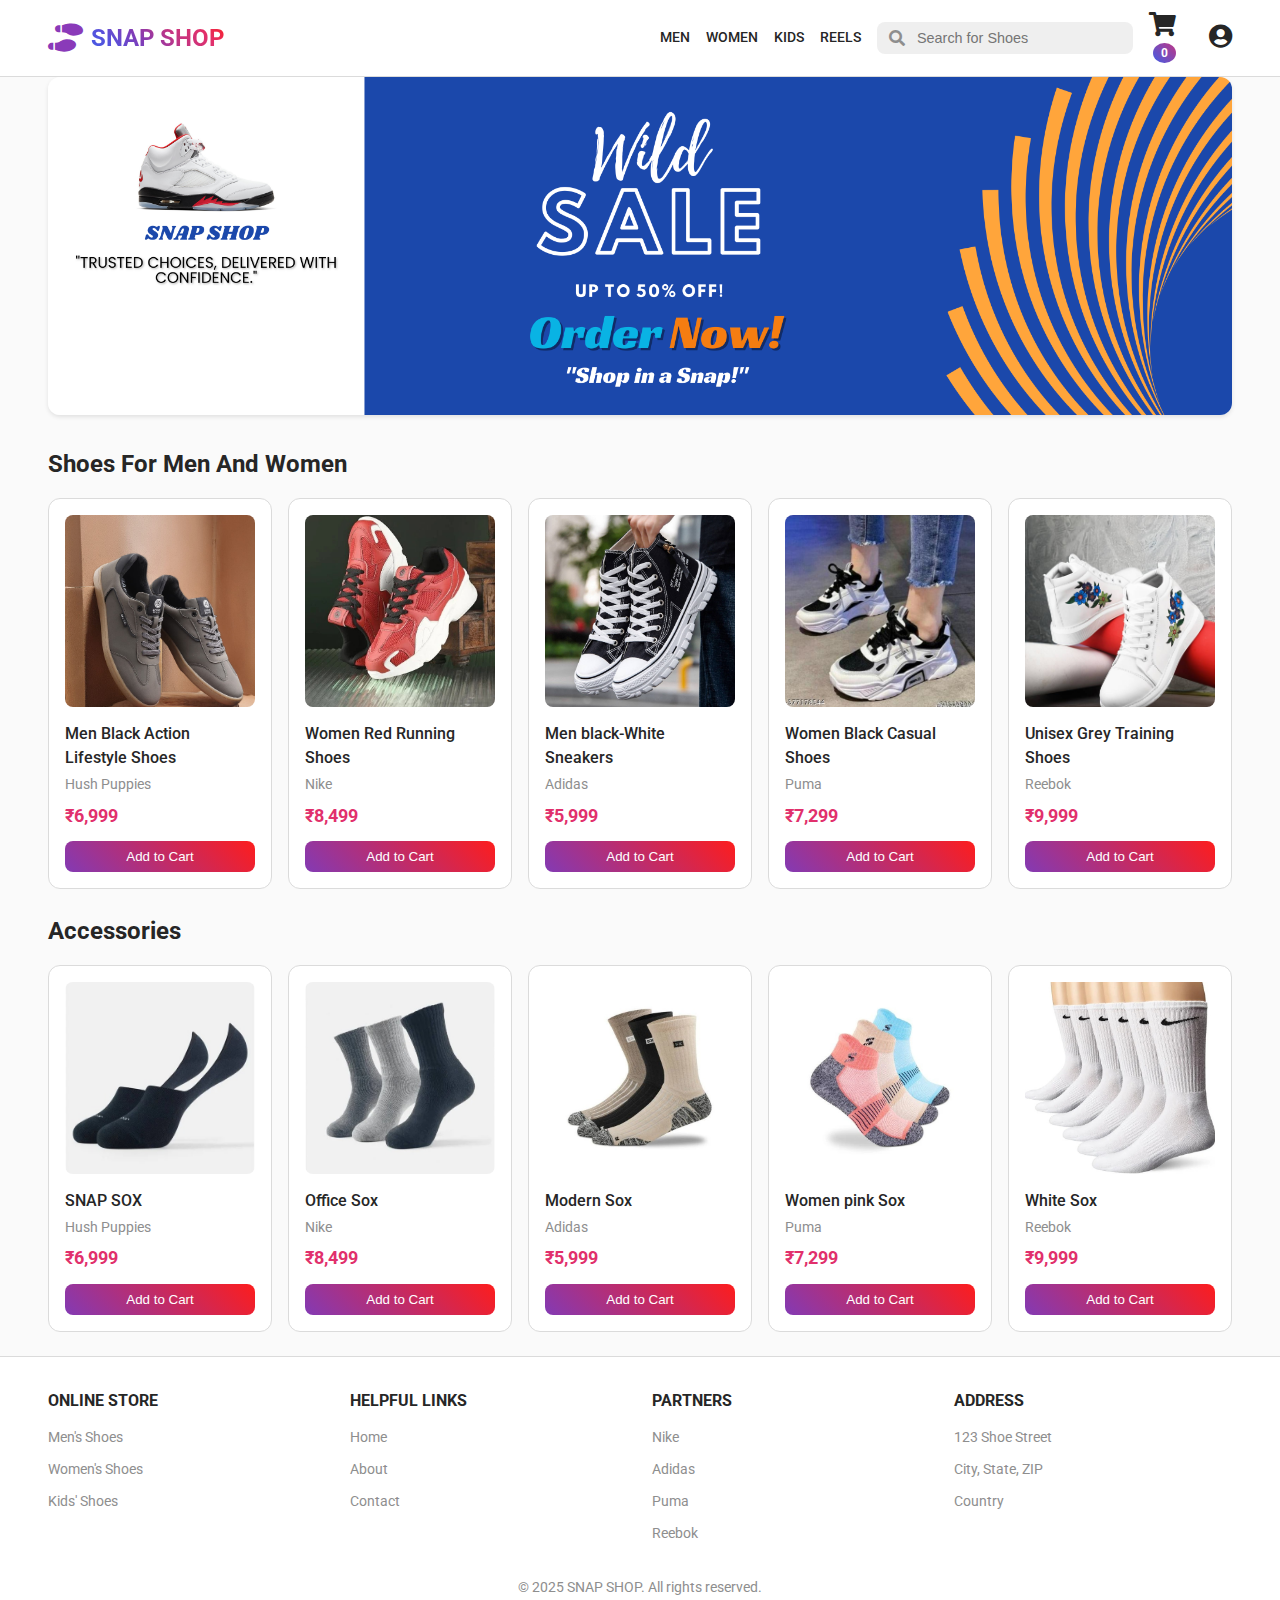
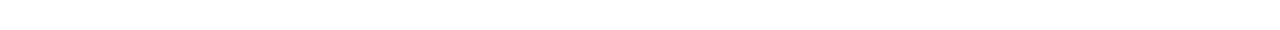
<file: index.html>
<!DOCTYPE html>
<html lang="en">
<head>
    <meta charset="UTF-8">
    <meta name="viewport" content="width=device-width, initial-scale=1.0">
    <title>SNAP SHOP</title>
    <link rel="stylesheet" href="https://cdnjs.cloudflare.com/ajax/libs/font-awesome/5.15.3/css/all.min.css">
    <link href="https://fonts.googleapis.com/css2?family=Roboto:wght@400;500;700&display=swap" rel="stylesheet">
    <style>
        /* General Styles */
        * {
            margin: 0;
            padding: 0;
            box-sizing: border-box;
        }

        body {
            font-family: 'Roboto', sans-serif;
            background-color: #fafafa;
            color: #262626;
            line-height: 1.5;
        }

        /* Container */
        .container {
            max-width: 1200px;
            margin: 0 auto;
            padding: 0 1rem;
        }

        /* Header */
        header {
            background-color: #ffffff;
            border-bottom: 1px solid #dbdbdb;
            padding: 0.75rem 0;
            position: sticky;
            top: 0;
            z-index: 1000;
        }

        header .container {
            display: flex;
            align-items: center;
            justify-content: space-between;
            flex-wrap: wrap;
        }

        .logo-link {
            text-decoration: none;
            color: inherit;
        }

        .logo {
            display: flex;
            align-items: center;
            transition: opacity 0.2s ease;
        }

        .logo:hover {
            opacity: 0.8;
        }

        .logo i {
            color: #8a3ab9;
            font-size: 1.75rem;
        }

        .logo h1 {
            font-size: 1.5rem;
            font-weight: 700;
            margin-left: 0.5rem;
            background: linear-gradient(45deg, #405de6, #5851db, #833ab4, #c13584, #e1306c, #fd1d1d);
            -webkit-background-clip: text;
            -webkit-text-fill-color: transparent;
        }

        .header-right {
            display: flex;
            align-items: center;
            gap: 1rem;
        }

        .header-right a {
            color: #262626;
            text-decoration: none;
            font-size: 0.9rem;
            font-weight: 500;
        }

        .header-right a:hover {
            color: #8a3ab9;
        }

        .search-container {
            position: relative;
            width: 100%;
            max-width: 16rem;
            background-color: #efefef;
            border-radius: 8px;
            display: flex;
            align-items: center;
        }

        .search-container input {
            border: none;
            background: transparent;
            padding: 0.5rem 1rem 0.5rem 2.5rem;
            width: 100%;
            font-size: 0.9rem;
            outline: none;
        }

        .search-container i {
            position: absolute;
            left: 0.75rem;
            top: 50%;
            transform: translateY(-50%);
            color: #8e8e8e;
        }

        .header-right .icon {
            color: #262626;
            font-size: 1.5rem;
            cursor: pointer;
        }

        .header-right .icon:hover {
            color: #8a3ab9;
        }

        #cart-count {
            background: linear-gradient(45deg, #405de6, #c13584);
            color: #ffffff;
            border-radius: 50%;
            padding: 0.2rem 0.5rem;
            font-size: 0.75rem;
            margin-left: 0.25rem;
            font-weight: bold;
        }

        /* Main Content */
        main {
            margin-top: 1rem;
            padding-bottom: 2rem;
        }

        section {
            margin-bottom: 1.5rem;
        }

        .banner {
            width: 100%;
            height: auto;
            border-radius: 12px;
            box-shadow: 0 2px 4px rgba(0, 0, 0, 0.1);
        }

        .section-title {
            font-size: 1.5rem;
            font-weight: 700;
            margin-bottom: 1rem;
            color: #262626;
            text-align: left;
        }

        .product-grid {
            display: grid;
            grid-template-columns: 1fr;
            gap: 1rem;
        }

        .product-card {
            background-color: #ffffff;
            border: 1px solid #dbdbdb;
            border-radius: 12px;
            padding: 1rem;
            text-align: left;
            transition: box-shadow 0.2s ease;
        }

        .product-card:hover {
            box-shadow: 0 4px 12px rgba(0, 0, 0, 0.1);
        }

        .product-card img {
            width: 100%;
            height: 12rem;
            object-fit: cover;
            border-radius: 8px;
        }

        .product-card h3 {
            font-size: 1rem;
            font-weight: 500;
            margin-top: 0.5rem;
            color: #262626;
        }

        .product-card .brand {
            color: #8e8e8e;
            font-size: 0.85rem;
            margin-top: 0.25rem;
        }

        .product-card .price {
            color: #e1306c;
            font-weight: 700;
            font-size: 1.1rem;
            margin-top: 0.5rem;
        }

        .product-card button {
            background: linear-gradient(45deg, #833ab4, #fd1d1d);
            color: #ffffff;
            border: none;
            padding: 0.5rem 1rem;
            border-radius: 8px;
            cursor: pointer;
            margin-top: 0.75rem;
            width: 100%;
            font-weight: 500;
            transition: opacity 0.2s ease;
        }

        .product-card button:hover {
            opacity: 0.9;
        }

        /* Footer */
        footer {
            background-color: #ffffff;
            border-top: 1px solid #dbdbdb;
            color: #262626;
            padding: 2rem 0;
        }

        .footer-container {
            display: grid;
            grid-template-columns: 1fr;
            gap: 1.5rem;
        }

        .footer-section h3 {
            font-size: 1rem;
            font-weight: 700;
            margin-bottom: 0.75rem;
            color: #262626;
        }

        .footer-section ul {
            list-style: none;
        }

        .footer-section li {
            margin-bottom: 0.5rem;
        }

        .footer-section a {
            color: #8e8e8e;
            text-decoration: none;
            font-size: 0.875rem;
        }

        .footer-section a:hover {
            color: #833ab4;
        }

        .footer-bottom {
            text-align: center;
            margin-top: 1.5rem;
            color: #8e8e8e;
            font-size: 0.875rem;
        }

        /* Responsive Design */
        @media (min-width: 320px) {
            .container {
                padding: 0 0.5rem;
            }
            .logo h1 {
                font-size: 1.25rem;
            }
            .search-container {
                max-width: 12rem;
            }
            .section-title {
                font-size: 1.25rem;
            }
        }

        @media (min-width: 640px) {
            .product-grid {
                grid-template-columns: repeat(2, 1fr);
            }
            .search-container {
                max-width: 16rem;
            }
        }

        @media (min-width: 768px) {
            .product-grid {
                grid-template-columns: repeat(3, 1fr);
            }
            .footer-container {
                grid-template-columns: repeat(2, 1fr);
            }
            .logo h1 {
                font-size: 1.5rem;
            }
            .section-title {
                font-size: 1.5rem;
            }
        }

        @media (min-width: 1024px) {
            .product-grid {
                grid-template-columns: repeat(4, 1fr);
            }
            .footer-container {
                grid-template-columns: repeat(4, 1fr);
            }
        }

        @media (min-width: 1200px) {
            .product-grid {
                grid-template-columns: repeat(5, 1fr);
            }
        }
    </style>
</head>
<body>
    <!-- Header -->
    <header>
        <div class="container">
            <a href="index.html" class="logo-link">
                <div class="logo">
                    <i class="fas fa-shoe-prints"></i>
                    <h1>SNAP SHOP</h1>
                </div>
            </a>
            <div class="header-right">
                <a href="mens-shoes.html">MEN</a>
                <a href="womens-shoes.html">WOMEN</a>
                <a href="kids-shoes.html">KIDS</a>
                <a href="reels.html">REELS</a>
                <div class="search-container">
                    <input type="text" placeholder="Search for Shoes">
                    <i class="fas fa-search"></i>
                </div>
                <div>
                    <a href="cart.html"><i class="fas fa-shopping-cart icon"></i></a>
                    <span id="cart-count">0</span>
                </div>
                <a href="login.html"><i class="fas fa-user-circle icon"></i></a>
            </div>
        </div>
    </header>

    <!-- Main Content -->
    <main class="container">
        <section>
            <img class="banner" src="images/banner.png" alt="Banner with shoe promotion">
        </section>
        <section>
            <h2 class="section-title">Shoes For Men And Women</h2>
            <div class="product-grid">
                <div class="product-card">
                    <img src="images/MG_5026_1080x.jpg" alt="Men Black Action Parkview Lifestyle Shoes">
                    <h3>Men Black Action Lifestyle Shoes</h3>
                    <p class="brand">Hush Puppies</p>
                    <p class="price">₹6,999</p>
                    <button class="add-to-cart">Add to Cart</button>
                </div>
                <div class="product-card">
                    <img src="images/shopping1.jpg" alt="Women Red Running Shoes">
                    <h3>Women Red Running Shoes</h3>
                    <p class="brand">Nike</p>
                    <p class="price">₹8,499</p>
                    <button class="add-to-cart">Add to Cart</button>
                </div>
                <div class="product-card">
                    <img src="images/Snap-sneaker.jpg" alt="Men White Sneakers">
                    <h3>Men black-White Sneakers</h3>
                    <p class="brand">Adidas</p>
                    <p class="price">₹5,999</p>
                    <button class="add-to-cart">Add to Cart</button>
                </div>
                <div class="product-card">
                    <img src="images/women.jpg" alt="Women Black Casual Shoes">
                    <h3>Women Black Casual Shoes</h3>
                    <p class="brand">Puma</p>
                    <p class="price">₹7,299</p>
                    <button class="add-to-cart">Add to Cart</button>
                </div>
                <div class="product-card">
                    <img src="images/Snapster.jpg" alt="Unisex Grey Training Shoes">
                    <h3>Unisex Grey Training Shoes</h3>
                    <p class="brand">Reebok</p>
                    <p class="price">₹9,999</p>
                    <button class="add-to-cart">Add to Cart</button>
                </div>
            </div>
        </section>
    </main>
    <main class="container">
        <section>
            <h2 class="section-title">Accessories</h2>
            <div class="product-grid">
                <div class="product-card">
                    <img src="images/sox0.jpg" alt="Snap Sox">
                    <h3>SNAP SOX</h3>
                    <p class="brand">Hush Puppies</p>
                    <p class="price">₹6,999</p>
                    <button class="add-to-cart">Add to Cart</button>
                </div>
                <div class="product-card">
                    <img src="images/Sox1.jpg" alt="man sox">
                    <h3>Office Sox</h3>
                    <p class="brand">Nike</p>
                    <p class="price">₹8,499</p>
                    <button class="add-to-cart">Add to Cart</button>
                </div>
                <div class="product-card">
                    <img src="images/Sox2.jpg" alt="Men White Sneakers">
                    <h3>Modern Sox</h3>
                    <p class="brand">Adidas</p>
                    <p class="price">₹5,999</p>
                    <button class="add-to-cart">Add to Cart</button>
                </div>
                <div class="product-card">
                    <img src="images/Sox3.jpg" alt="Women Black Casual Shoes">
                    <h3>Women pink Sox</h3>
                    <p class="brand">Puma</p>
                    <p class="price">₹7,299</p>
                    <button class="add-to-cart">Add to Cart</button>
                </div>
                <div class="product-card">
                    <img src="images/Sox4.jpg" alt="Unisex Grey Training Shoes">
                    <h3>White Sox</h3>
                    <p class="brand">Reebok</p>
                    <p class="price">₹9,999</p>
                    <button class="add-to-cart">Add to Cart</button>
                </div>
            </div>
        </section>
    </main>

    <!-- Footer -->
    <footer>
        <div class="footer-container container">
            <div class="footer-section">
                <h3>ONLINE STORE</h3>
                <ul>
                    <li><a href="mens-shoes.html">Men's Shoes</a></li>
                    <li><a href="womens-shoes.html">Women's Shoes</a></li>
                    <li><a href="kids-shoes.html">Kids' Shoes</a></li>
                </ul>
            </div>
            <div class="footer-section">
                <h3>HELPFUL LINKS</h3>
                <ul>
                    <li><a href="index.html">Home</a></li>
                    <li><a href="about.html">About</a></li>
                    <li><a href="#">Contact</a></li>
                </ul>
            </div>
            <div class="footer-section">
                <h3>PARTNERS</h3>
                <ul>
                    <li><a href="#">Nike</a></li>
                    <li><a href="#">Adidas</a></li>
                    <li><a href="#">Puma</a></li>
                    <li><a href="#">Reebok</a></li>
                </ul>
            </div>
            <div class="footer-section">
                <h3>ADDRESS</h3>
                <ul>
                    <li><a href="#">123 Shoe Street</a></li>
                    <li><a href="#">City, State, ZIP</a></li>
                    <li><a href="#">Country</a></li>
                </ul>
            </div>
        </div>
        <div class="footer-bottom">
            <p>© 2025 SNAP SHOP. All rights reserved.</p>
        </div>
    </footer>
    <script src="script.js"></script>
</body>
</html>
</file>
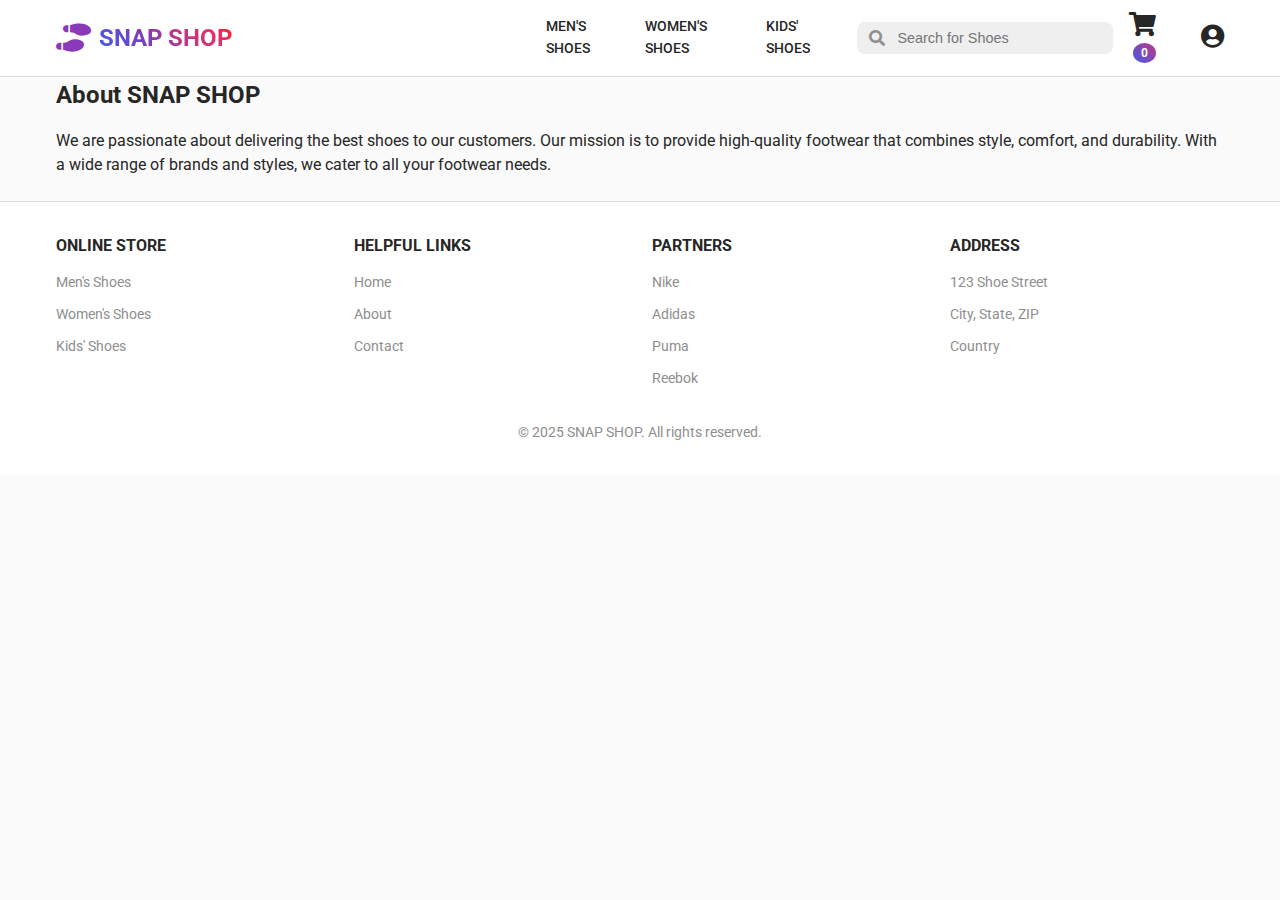
<file: about.html>
<!DOCTYPE html>
<html lang="en">
<head>
    <meta charset="UTF-8">
    <meta name="viewport" content="width=device-width, initial-scale=1.0">
    <title>About - SNAP SHOP</title>
    <link rel="stylesheet" href="style.css">
    <link rel="stylesheet" href="https://cdnjs.cloudflare.com/ajax/libs/font-awesome/5.15.3/css/all.min.css">
    <link href="https://fonts.googleapis.com/css2?family=Roboto:wght@400;500;700&display=swap" rel="stylesheet">
</head>
<body>
    <!-- Header -->
    <header>
        <div class="container">
            <div class="logo">
                <i class="fas fa-shoe-prints"></i>
                <h1>SNAP SHOP</h1>
            </div>
            <div class="header-right">
                <a href="mens-shoes.html">MEN'S SHOES</a>
                <a href="womens-shoes.html">WOMEN'S SHOES</a>
                <a href="kids-shoes.html">KIDS' SHOES</a>
                <div class="search-container">
                    <input type="text" placeholder="Search for Shoes">
                    <i class="fas fa-search"></i>
                </div>
                <div>
                    <a href="cart.html"><i class="fas fa-shopping-cart icon"></i></a>
                    <span id="cart-count">0</span>
                </div>
                <a href="login.html"><i class="fas fa-user-circle icon"></i></a>
            </div>
        </div>
    </header>

    <!-- Main Content -->
    <main class="container">
        <section class="about-container">
            <h2 class="section-title">About SNAP SHOP</h2>
            <p>We are passionate about delivering the best shoes to our customers. Our mission is to provide high-quality footwear that combines style, comfort, and durability. With a wide range of brands and styles, we cater to all your footwear needs.</p>
        </section>
    </main>

    <!-- Footer -->
    <footer>
        <div class="footer-container container">
            <div class="footer-section">
                <h3>ONLINE STORE</h3>
                <ul>
                    <li><a href="mens-shoes.html">Men's Shoes</a></li>
                    <li><a href="womens-shoes.html">Women's Shoes</a></li>
                    <li><a href="kids-shoes.html">Kids' Shoes</a></li>
                </ul>
            </div>
            <div class="footer-section">
                <h3>HELPFUL LINKS</h3>
                <ul>
                    <li><a href="index.html">Home</a></li>
                    <li><a href="about.html">About</a></li>
                    <li><a href="#">Contact</a></li>
                </ul>
            </div>
            <div class="footer-section">
                <h3>PARTNERS</h3>
                <ul>
                    <li><a href="#">Nike</a></li>
                    <li><a href="#">Adidas</a></li>
                    <li><a href="#">Puma</a></li>
                    <li><a href="#">Reebok</a></li>
                </ul>
            </div>
            <div class="footer-section">
                <h3>ADDRESS</h3>
                <ul>
                    <li><a href="#">123 Shoe Street</a></li>
                    <li><a href="#">City, State, ZIP</a></li>
                    <li><a href="#">Country</a></li>
                </ul>
            </div>
        </div>
        <div class="footer-bottom">
            <p>© 2025 SNAP SHOP. All rights reserved.</p>
        </div>
    </footer>
    <script src="script.js"></script>
</body>
</html>
</file>
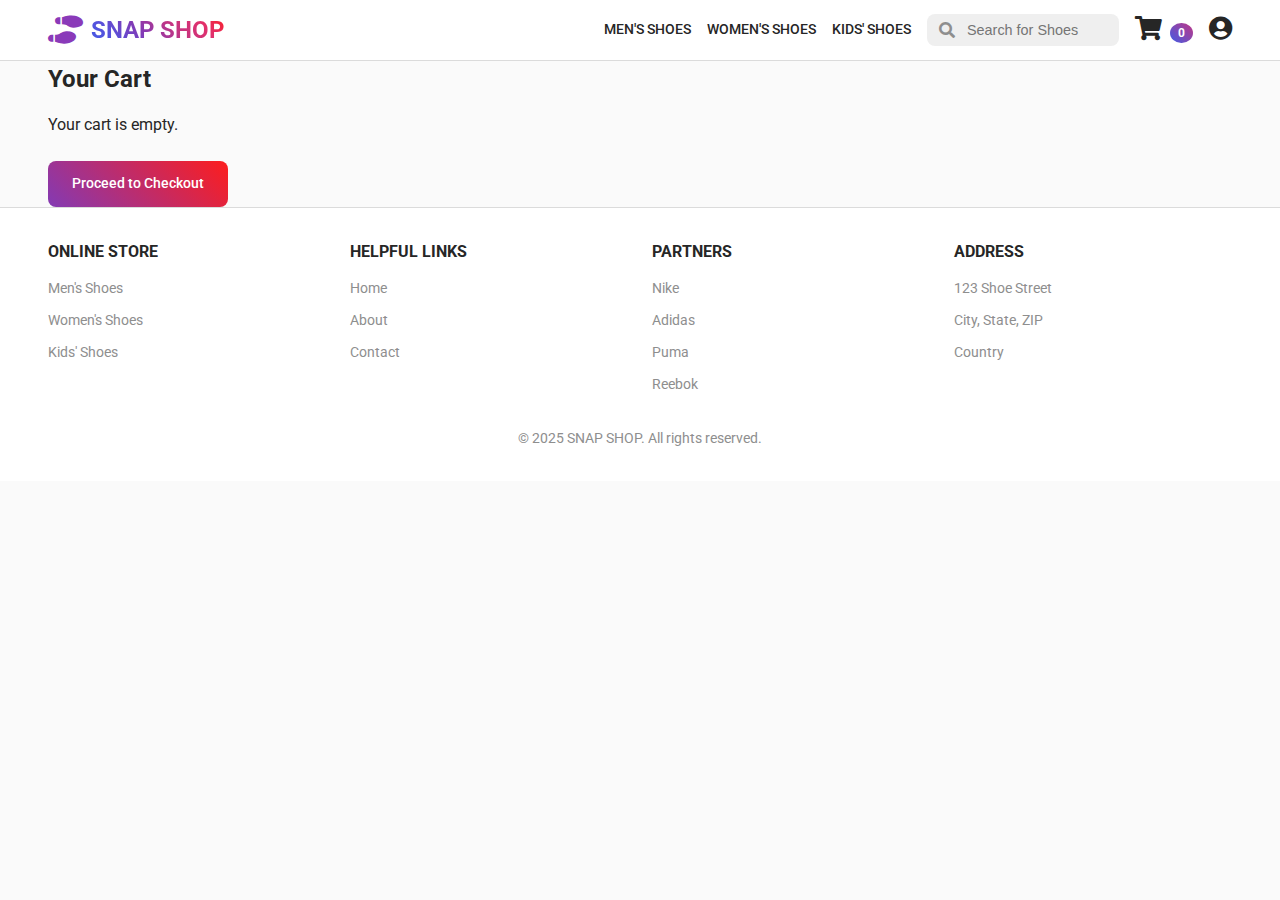
<file: cart.html>
<!DOCTYPE html>
<html lang="en">
<head>
    <meta charset="UTF-8">
    <meta name="viewport" content="width=device-width, initial-scale=1.0">
    <title>Cart - SNAP SHOP</title>
    <link rel="stylesheet" href="https://cdnjs.cloudflare.com/ajax/libs/font-awesome/5.15.3/css/all.min.css">
    <link href="https://fonts.googleapis.com/css2?family=Roboto:wght@400;500;700&display=swap" rel="stylesheet">
    <style>
        /* General Styles */
        * {
            margin: 0;
            padding: 0;
            box-sizing: border-box;
        }

        body {
            font-family: 'Roboto', sans-serif;
            background-color: #fafafa;
            color: #262626;
            line-height: 1.5;
        }

        /* Container */
        .container {
            max-width: 1200px;
            margin: 0 auto;
            padding: 0 1rem;
        }

        /* Header */
        header {
            background-color: #ffffff;
            border-bottom: 1px solid #dbdbdb;
            padding: 0.75rem 0;
            position: sticky;
            top: 0;
            z-index: 1000;
        }

        header .container {
            display: flex;
            align-items: center;
            justify-content: space-between;
            flex-wrap: wrap;
        }

        .logo {
            display: flex;
            align-items: center;
            text-decoration: none;
            color: inherit;
            transition: opacity 0.2s ease;
        }

        .logo:hover {
            opacity: 0.8;
        }

        .logo i {
            color: #8a3ab9;
            font-size: 1.75rem;
        }

        .logo h1 {
            font-size: 1.5rem;
            font-weight: 700;
            margin-left: 0.5rem;
            background: linear-gradient(45deg, #405de6, #5851db, #833ab4, #c13584, #e1306c, #fd1d1d);
            -webkit-background-clip: text;
            -webkit-text-fill-color: transparent;
        }

        .header-right {
            display: flex;
            align-items: center;
            gap: 1rem;
        }

        .header-right a {
            color: #262626;
            text-decoration: none;
            font-size: 0.9rem;
            font-weight: 500;
        }

        .header-right a:hover {
            color: #8a3ab9;
        }

        .search-container {
            position: relative;
            width: 100%;
            max-width: 16rem;
            background-color: #efefef;
            border-radius: 8px;
            display: flex;
            align-items: center;
        }

        .search-container input {
            border: none;
            background: transparent;
            padding: 0.5rem 1rem 0.5rem 2.5rem;
            width: 100%;
            font-size: 0.9rem;
            outline: none;
        }

        .search-container i {
            position: absolute;
            left: 0.75rem;
            top: 50%;
            transform: translateY(-50%);
            color: #8e8e8e;
        }

        .header-right .icon {
            color: #262626;
            font-size: 1.5rem;
            cursor: pointer;
        }

        .header-right .icon:hover {
            color: #8a3ab9;
        }

        #cart-count {
            background: linear-gradient(45deg, #405de6, #c13584);
            color: #ffffff;
            border-radius: 50%;
            padding: 0.2rem 0.5rem;
            font-size: 0.75rem;
            margin-left: 0.25rem;
            font-weight: bold;
        }

        /* Main Content */
        main {
            margin-top: 1rem;
            padding-bottom: 2rem;
        }

        .section-title {
            font-size: 1.5rem;
            font-weight: 700;
            margin-bottom: 1rem;
            color: #262626;
            text-align: left;
        }

        /* Cart Items */
        #cart-items {
            display: flex;
            flex-direction: column;
            gap: 1rem;
            margin-bottom: 1.5rem;
        }

        /* Assuming script.js adds elements with these classes */
        .cart-item {
            display: flex;
            background-color: #ffffff;
            border: 1px solid #dbdbdb;
            border-radius: 12px;
            padding: 1rem;
            align-items: center;
            gap: 1rem;
            transition: box-shadow 0.2s ease;
        }

        .cart-item:hover {
            box-shadow: 0 4px 12px rgba(0, 0, 0, 0.1);
        }

        .cart-item img {
            width: 100px;
            height: 100px;
            object-fit: cover;
            border-radius: 8px;
        }

        .cart-item-details {
            flex: 1;
        }

        .cart-item-details h3 {
            font-size: 1rem;
            font-weight: 500;
            color: #262626;
        }

        .cart-item-details .brand {
            color: #8e8e8e;
            font-size: 0.85rem;
            margin-top: 0.25rem;
        }

        .cart-item-details .price {
            color: #e1306c;
            font-weight: 700;
            font-size: 1.1rem;
            margin-top: 0.5rem;
        }

        .cart-item-quantity {
            display: flex;
            align-items: center;
            gap: 0.5rem;
        }

        .cart-item-quantity button {
            background-color: #efefef;
            border: 1px solid #dbdbdb;
            border-radius: 5px;
            padding: 0.25rem 0.5rem;
            cursor: pointer;
            font-size: 0.9rem;
            color: #262626;
            transition: background-color 0.2s ease;
        }

        .cart-item-quantity button:hover {
            background-color: #e0e0e0;
        }

        .cart-item-quantity input {
            width: 50px;
            text-align: center;
            border: 1px solid #dbdbdb;
            border-radius: 5px;
            padding: 0.25rem;
            font-size: 0.9rem;
            color: #262626;
        }

        .cart-item-remove {
            background: none;
            border: none;
            color: #e1306c;
            font-size: 1.2rem;
            cursor: pointer;
            transition: color 0.2s ease;
        }

        .cart-item-remove:hover {
            color: #c13584;
        }

        /* Empty Cart State */
        #cart-items:empty::before {
            content: 'Your cart is empty.';
            display: block;
            text-align: center;
            color: #8e8e8e;
            font-size: 1rem;
            padding: 2rem;
        }

        /* Checkout Button */
        .btn {
            display: inline-block;
            background: linear-gradient(45deg, #833ab4, #fd1d1d);
            color: #ffffff;
            border: none;
            padding: 0.75rem 1.5rem;
            border-radius: 8px;
            font-size: 0.9rem;
            font-weight: 500;
            text-decoration: none;
            text-align: center;
            transition: opacity 0.2s ease;
        }

        .btn:hover {
            opacity: 0.9;
        }

        /* Footer */
        footer {
            background-color: #ffffff;
            border-top: 1px solid #dbdbdb;
            color: #262626;
            padding: 2rem 0;
        }

        .footer-container {
            display: grid;
            grid-template-columns: 1fr;
            gap: 1.5rem;
        }

        .footer-section h3 {
            font-size: 1rem;
            font-weight: 700;
            margin-bottom: 0.75rem;
            color: #262626;
        }

        .footer-section ul {
            list-style: none;
        }

        .footer-section li {
            margin-bottom: 0.5rem;
        }

        .footer-section a {
            color: #8e8e8e;
            text-decoration: none;
            font-size: 0.875rem;
        }

        .footer-section a:hover {
            color: #833ab4;
        }

        .footer-bottom {
            text-align: center;
            margin-top: 1.5rem;
            color: #8e8e8e;
            font-size: 0.875rem;
        }

        /* Responsive Design */
        @media (min-width: 320px) {
            .container {
                padding: 0 0.5rem;
            }
            .logo h1 {
                font-size: 1.25rem;
            }
            .search-container {
                max-width: 12rem;
            }
            .section-title {
                font-size: 1.25rem;
            }
            .cart-item {
                flex-direction: column;
                align-items: flex-start;
            }
            .cart-item img {
                width: 80px;
                height: 80px;
            }
        }

        @media (min-width: 640px) {
            .cart-item {
                flex-direction: row;
                align-items: center;
            }
            .cart-item img {
                width: 100px;
                height: 100px;
            }
        }

        @media (min-width: 768px) {
            .footer-container {
                grid-template-columns: repeat(2, 1fr);
            }
            .logo h1 {
                font-size: 1.5rem;
            }
            .section-title {
                font-size: 1.5rem;
            }
        }

        @media (min-width: 1024px) {
            .footer-container {
                grid-template-columns: repeat(4, 1fr);
            }
        }
    </style>
</head>
<body>
    <!-- Header -->
    <header>
        <div class="container">
            <div class="logo">
                <i class="fas fa-shoe-prints"></i>
                <h1>SNAP SHOP</h1>
            </div>
            <div class="header-right">
                <a href="mens-shoes.html">MEN'S SHOES</a>
                <a href="womens-shoes.html">WOMEN'S SHOES</a>
                <a href="kids-shoes.html">KIDS' SHOES</a>
                <div class="search-container">
                    <input type="text" placeholder="Search for Shoes">
                    <i class="fas fa-search"></i>
                </div>
                <div>
                    <a href="cart.html"><i class="fas fa-shopping-cart icon"></i></a>
                    <span id="cart-count">0</span>
                </div>
                <a href="login.html"><i class="fas fa-user-circle icon"></i></a>
            </div>
        </div>
    </header>

    <!-- Main Content -->
    <main class="container">
        <section>
            <h2 class="section-title">Your Cart</h2>
            <div id="cart-items"></div>
            <a href="checkout.html" class="btn">Proceed to Checkout</a>
        </section>
    </main>

    <!-- Footer -->
    <footer>
        <div class="footer-container container">
            <div class="footer-section">
                <h3>ONLINE STORE</h3>
                <ul>
                    <li><a href="mens-shoes.html">Men's Shoes</a></li>
                    <li><a href="womens-shoes.html">Women's Shoes</a></li>
                    <li><a href="kids-shoes.html">Kids' Shoes</a></li>
                </ul>
            </div>
            <div class="footer-section">
                <h3>HELPFUL LINKS</h3>
                <ul>
                    <li><a href="index.html">Home</a></li>
                    <li><a href="about.html">About</a></li>
                    <li><a href="#">Contact</a></li>
                </ul>
            </div>
            <div class="footer-section">
                <h3>PARTNERS</h3>
                <ul>
                    <li><a href="#">Nike</a></li>
                    <li><a href="#">Adidas</a></li>
                    <li><a href="#">Puma</a></li>
                    <li><a href="#">Reebok</a></li>
                </ul>
            </div>
            <div class="footer-section">
                <h3>ADDRESS</h3>
                <ul>
                    <li><a href="#">123 Shoe Street</a></li>
                    <li><a href="#">City, State, ZIP</a></li>
                    <li><a href="#">Country</a></li>
                </ul>
            </div>
        </div>
        <div class="footer-bottom">
            <p>© 2025 SNAP SHOP. All rights reserved.</p>
        </div>
    </footer>
    <script src="script.js"></script>
</body>
</html>
</file>
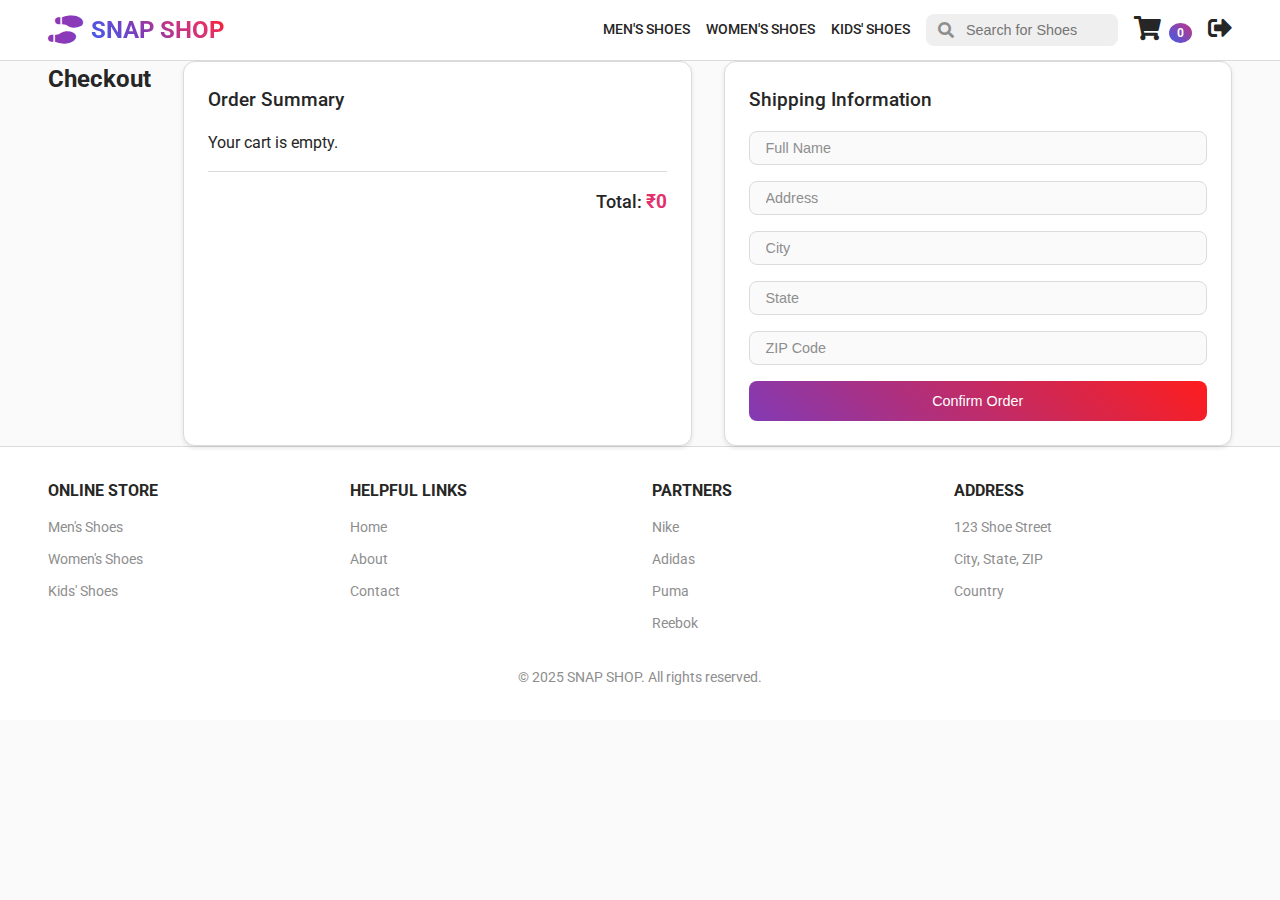
<file: checkout.html>
<!DOCTYPE html>
<html lang="en">
<head>
    <meta charset="UTF-8">
    <meta name="viewport" content="width=device-width, initial-scale=1.0">
    <title>Checkout - SNAP SHOP</title>
    <link rel="stylesheet" href="https://cdnjs.cloudflare.com/ajax/libs/font-awesome/5.15.3/css/all.min.css">
    <link href="https://fonts.googleapis.com/css2?family=Roboto:wght@400;500;700&display=swap" rel="stylesheet">
    <style>
        /* General Styles */
        * {
            margin: 0;
            padding: 0;
            box-sizing: border-box;
        }

        body {
            font-family: 'Roboto', sans-serif;
            background-color: #fafafa;
            color: #262626;
            line-height: 1.5;
        }

        /* Container */
        .container {
            max-width: 1200px;
            margin: 0 auto;
            padding: 0 1rem;
        }

        /* Header */
        header {
            background-color: #ffffff;
            border-bottom: 1px solid #dbdbdb;
            padding: 0.75rem 0;
            position: sticky;
            top: 0;
            z-index: 1000;
        }

        header .container {
            display: flex;
            align-items: center;
            justify-content: space-between;
            flex-wrap: wrap;
        }

        .logo-link {
            text-decoration: none;
            color: inherit;
        }

        .logo {
            display: flex;
            align-items: center;
            transition: opacity 0.2s ease;
        }

        .logo:hover {
            opacity: 0.8;
        }

        .logo i {
            color: #8a3ab9;
            font-size: 1.75rem;
        }

        .logo h1 {
            font-size: 1.5rem;
            font-weight: 700;
            margin-left: 0.5rem;
            background: linear-gradient(45deg, #405de6, #5851db, #833ab4, #c13584, #e1306c, #fd1d1d);
            -webkit-background-clip: text;
            -webkit-text-fill-color: transparent;
        }

        .header-right {
            display: flex;
            align-items: center;
            gap: 1rem;
        }

        .header-right a {
            color: #262626;
            text-decoration: none;
            font-size: 0.9rem;
            font-weight: 500;
        }

        .header-right a:hover {
            color: #8a3ab9;
        }

        .search-container {
            position: relative;
            width: 100%;
            max-width: 16rem;
            background-color: #efefef;
            border-radius: 8px;
            display: flex;
            align-items: center;
        }

        .search-container input {
            border: none;
            background: transparent;
            padding: 0.5rem 1rem 0.5rem 2.5rem;
            width: 100%;
            font-size: 0.9rem;
            outline: none;
        }

        .search-container i {
            position: absolute;
            left: 0.75rem;
            top: 50%;
            transform: translateY(-50%);
            color: #8e8e8e;
        }

        .header-right .icon {
            color: #262626;
            font-size: 1.5rem;
            cursor: pointer;
        }

        .header-right .icon:hover {
            color: #8a3ab9;
        }

        #cart-count {
            background: linear-gradient(45deg, #405de6, #c13584);
            color: #ffffff;
            border-radius: 50%;
            padding: 0.2rem 0.5rem;
            font-size: 0.75rem;
            margin-left: 0.25rem;
            font-weight: bold;
        }

        /* Main Content */
        main {
            margin-top: 1rem;
            padding-bottom: 2rem;
        }

        .section-title {
            font-size: 1.5rem;
            font-weight: 700;
            margin-bottom: 1rem;
            color: #262626;
            text-align: left;
        }

        /* Checkout Section */
        .checkout-section {
            display: flex;
            flex-wrap: wrap;
            gap: 2rem;
        }

        .checkout-details, .checkout-form {
            flex: 1;
            min-width: 300px;
            background-color: #ffffff;
            border: 1px solid #dbdbdb;
            border-radius: 12px;
            padding: 1.5rem;
            box-shadow: 0 2px 4px rgba(0, 0, 0, 0.1);
        }

        .checkout-details h3, .checkout-form h3 {
            font-size: 1.2rem;
            font-weight: 500;
            color: #262626;
            margin-bottom: 1rem;
        }

        /* Cart Items */
        #cart-items {
            display: flex;
            flex-direction: column;
            gap: 1rem;
            margin-bottom: 1rem;
        }

        .cart-item {
            display: flex;
            background-color: #ffffff;
            border: 1px solid #dbdbdb;
            border-radius: 8px;
            padding: 1rem;
            align-items: center;
            gap: 1rem;
            transition: box-shadow 0.2s ease;
        }

        .cart-item:hover {
            box-shadow: 0 4px 12px rgba(0, 0, 0, 0.1);
        }

        .cart-item img {
            width: 80px;
            height: 80px;
            object-fit: cover;
            border-radius: 8px;
        }

        .cart-item-details {
            flex: 1;
        }

        .cart-item-details h3 {
            font-size: 0.9rem;
            font-weight: 500;
            color: #262626;
        }

        .cart-item-details .brand {
            color: #8e8e8e;
            font-size: 0.8rem;
            margin-top: 0.25rem;
        }

        .cart-item-details .price {
            color: #e1306c;
            font-weight: 700;
            font-size: 1rem;
            margin-top: 0.5rem;
        }

        .cart-item-quantity {
            font-size: 0.9rem;
            color: #262626;
        }

        /* Cart Summary */
        .cart-summary {
            text-align: right;
            padding-top: 1rem;
            border-top: 1px solid #dbdbdb;
        }

        .cart-summary p {
            font-size: 1.1rem;
            font-weight: 500;
            color: #262626;
        }

        .cart-summary #cart-total {
            font-size: 1.2rem;
            font-weight: 700;
            color: #e1306c;
        }

        /* Empty Cart State */
        #cart-items:empty::before {
            content: 'No items in cart.';
            display: block;
            text-align: center;
            color: #8e8e8e;
            font-size: 1rem;
            padding: 1rem;
        }

        /* Checkout Form */
        .checkout-form form {
            display: flex;
            flex-direction: column;
            gap: 1rem;
        }

        .input-group {
            display: flex;
            flex-direction: column;
        }

        .input-group input {
            width: 100%;
            padding: 0.5rem 1rem;
            border: 1px solid #dbdbdb;
            border-radius: 8px;
            font-size: 0.9rem;
            color: #262626;
            background-color: #fafafa;
            outline: none;
            transition: border-color 0.2s ease;
        }

        .input-group input:focus {
            border-color: #833ab4;
        }

        .input-group input::placeholder {
            color: #8e8e8e;
        }

        .btn {
            background: linear-gradient(45deg, #833ab4, #fd1d1d);
            color: #ffffff;
            border: none;
            padding: 0.75rem 1.5rem;
            border-radius: 8px;
            font-size: 0.9rem;
            font-weight: 500;
            cursor: pointer;
            text-align: center;
            transition: opacity 0.2s ease;
        }

        .btn:hover {
            opacity: 0.9;
        }

        /* Footer */
        footer {
            background-color: #ffffff;
            border-top: 1px solid #dbdbdb;
            color: #262626;
            padding: 2rem 0;
        }

        .footer-container {
            display: grid;
            grid-template-columns: 1fr;
            gap: 1.5rem;
        }

        .footer-section h3 {
            font-size: 1rem;
            font-weight: 700;
            margin-bottom: 0.75rem;
            color: #262626;
        }

        .footer-section ul {
            list-style: none;
        }

        .footer-section li {
            margin-bottom: 0.5rem;
        }

        .footer-section a {
            color: #8e8e8e;
            text-decoration: none;
            font-size: 0.875rem;
        }

        .footer-section a:hover {
            color: #833ab4;
        }

        .footer-bottom {
            text-align: center;
            margin-top: 1.5rem;
            color: #8e8e8e;
            font-size: 0.875rem;
        }

        /* Success Modal */
        .modal {
            display: none;
            position: fixed;
            top: 0;
            left: 0;
            width: 100%;
            height: 100%;
            background-color: rgba(0, 0, 0, 0.5);
            z-index: 2000;
            justify-content: center;
            align-items: center;
        }

        .modal-content {
            background-color: #ffffff;
            border-radius: 12px;
            padding: 2rem;
            text-align: center;
            max-width: 400px;
            width: 90%;
            box-shadow: 0 4px 12px rgba(0, 0, 0, 0.2);
            animation: slideIn 0.3s ease-out;
        }

        .modal-content i {
            font-size: 3rem;
            color: #833ab4;
            margin-bottom: 1rem;
        }

        .modal-content h2 {
            font-size: 1.5rem;
            font-weight: 700;
            color: #262626;
            margin-bottom: 1rem;
        }

        .modal-content p {
            font-size: 1rem;
            color: #8e8e8e;
            margin-bottom: 1.5rem;
        }

        .modal-content .btn {
            background: linear-gradient(45deg, #833ab4, #fd1d1d);
            padding: 0.75rem 2rem;
        }

        @keyframes slideIn {
            from {
                transform: translateY(-50px);
                opacity: 0;
            }
            to {
                transform: translateY(0);
                opacity: 1;
            }
        }

        /* Responsive Design */
        @media (min-width: 320px) {
            .container {
                padding: 0 0.5rem;
            }
            .logo h1 {
                font-size: 1.25rem;
            }
            .search-container {
                max-width: 12rem;
            }
            .section-title {
                font-size: 1.25rem;
            }
            .checkout-section {
                flex-direction: column;
            }
            .cart-item {
                flex-direction: column;
                align-items: flex-start;
            }
            .cart-item img {
                width: 60px;
                height: 60px;
            }
        }

        @media (min-width: 640px) {
            .cart-item {
                flex-direction: row;
                align-items: center;
            }
            .cart-item img {
                width: 80px;
                height: 80px;
            }
        }

        @media (min-width: 768px) {
            .checkout-section {
                flex-direction: row;
            }
            .footer-container {
                grid-template-columns: repeat(2, 1fr);
            }
            .logo h1 {
                font-size: 1.5rem;
            }
            .section-title {
                font-size: 1.5rem;
            }
        }

        @media (min-width: 1024px) {
            .footer-container {
                grid-template-columns: repeat(4, 1fr);
            }
        }
    </style>
</head>
<body>
    <!-- Header -->
    <header>
        <div class="container">
            <a href="index.html" class="logo-link">
                <div class="logo">
                    <i class="fas fa-shoe-prints"></i>
                    <h1>SNAP SHOP</h1>
                </div>
            </a>
            <div class="header-right">
                <a href="mens-shoes.html">MEN'S SHOES</a>
                <a href="womens-shoes.html">WOMEN'S SHOES</a>
                <a href="kids-shoes.html">KIDS' SHOES</a>
                <div class="search-container">
                    <input type="text" placeholder="Search for Shoes">
                    <i class="fas fa-search"></i>
                </div>
                <div>
                    <a href="cart.html"><i class="fas fa-shopping-cart icon"></i></a>
                    <span id="cart-count">0</span>
                </div>
                <a href="#" onclick="logout()"><i class="fas fa-sign-out-alt icon"></i></a>
            </div>
        </div>
    </header>

    <!-- Main Content -->
    <main class="container">
        <section class="checkout-section">
            <h2 class="section-title">Checkout</h2>
            <div class="checkout-details">
                <h3>Order Summary</h3>
                <div id="cart-items">
                    <!-- Cart items will be dynamically added here -->
                </div>
                <div class="cart-summary">
                    <p>Total: <span id="cart-total">₹0</span></p>
                </div>
            </div>
            <div class="checkout-form">
                <h3>Shipping Information</h3>
                <form id="checkout-form">
                    <div class="input-group">
                        <input type="text" placeholder="Full Name" required>
                    </div>
                    <div class="input-group">
                        <input type="text" placeholder="Address" required>
                    </div>
                    <div class="input-group">
                        <input type="text" placeholder="City" required>
                    </div>
                    <div class="input-group">
                        <input type="text" placeholder="State" required>
                    </div>
                    <div class="input-group">
                        <input type="text" placeholder="ZIP Code" required>
                    </div>
                    <button type="submit" class="btn">Confirm Order</button>
                </form>
            </div>
        </section>
    </main>

    <!-- Footer -->
    <footer>
        <div class="footer-container container">
            <div class="footer-section">
                <h3>ONLINE STORE</h3>
                <ul>
                    <li><a href="mens-shoes.html">Men's Shoes</a></li>
                    <li><a href="womens-shoes.html">Women's Shoes</a></li>
                    <li><a href="kids-shoes.html">Kids' Shoes</a></li>
                </ul>
            </div>
            <div class="footer-section">
                <h3>HELPFUL LINKS</h3>
                <ul>
                    <li><a href="index.html">Home</a></li>
                    <li><a href="about.html">About</a></li>
                    <li><a href="#">Contact</a></li>
                </ul>
            </div>
            <div class="footer-section">
                <h3>PARTNERS</h3>
                <ul>
                    <li><a href="#">Nike</a></li>
                    <li><a href="#">Adidas</a></li>
                    <li><a href="#">Puma</a></li>
                    <li><a href="#">Reebok</a></li>
                </ul>
            </div>
            <div class="footer-section">
                <h3>ADDRESS</h3>
                <ul>
                    <li><a href="#">123 Shoe Street</a></li>
                    <li><a href="#">City, State, ZIP</a></li>
                    <li><a href="#">Country</a></li>
                </ul>
            </div>
        </div>
        <div class="footer-bottom">
            <p>© 2025 SNAP SHOP. All rights reserved.</p>
        </div>
    </footer>

    <!-- Success Modal (Added via JavaScript) -->
    <script src="script.js"></script>
    <script>
        // Add modal HTML dynamically to avoid altering original HTML
        document.body.insertAdjacentHTML('beforeend', `
            <div class="modal" id="success-modal">
                <div class="modal-content">
                    <i class="fas fa-check-circle"></i>
                    <h2>Order Confirmed!</h2>
                    <p>Your order has been successfully placed. Thank you for shopping with SNAP SHOP!</p>
                    <a href="index.html" class="btn">Back to Home</a>
                </div>
            </div>
        `);

        // Handle form submission
        document.getElementById('checkout-form').addEventListener('submit', function(event) {
            event.preventDefault(); // Prevent default form submission

            // Simulate order processing (no backend, so just show success)
            const modal = document.getElementById('success-modal');
            modal.style.display = 'flex';

            // Clear cart (assuming script.js uses localStorage)
            localStorage.removeItem('cart');

            // Update cart count (assuming script.js updates it similarly)
            document.getElementById('cart-count').textContent = '0';

            // Optionally hide main content for focus on modal
            document.querySelector('main').style.opacity = '0.3';
            document.querySelector('header').style.opacity = '0.3';
            document.querySelector('footer').style.opacity = '0.3';
        });
    </script>
</body>
</html>
</file>
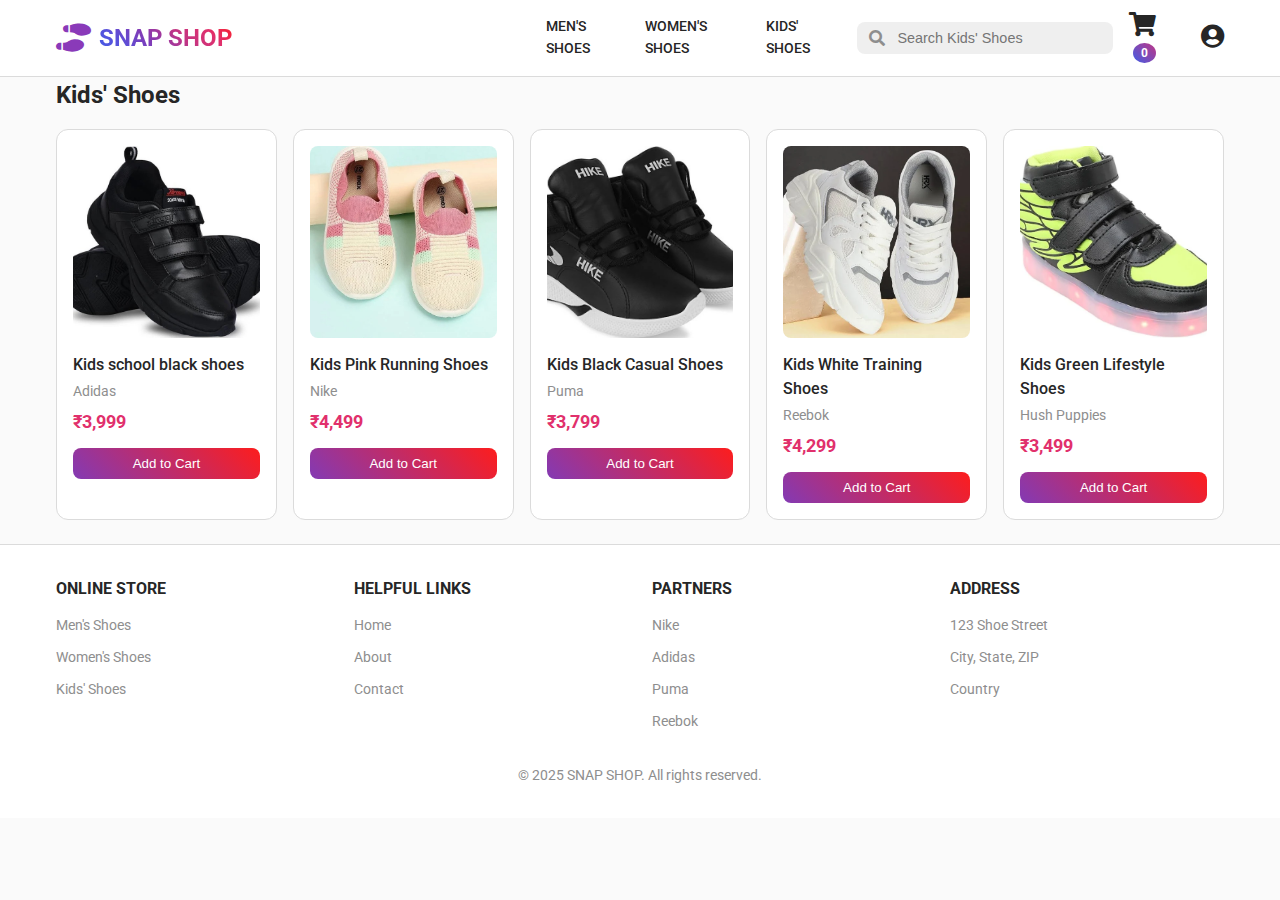
<file: kids-shoes.html>
<!DOCTYPE html>
<html lang="en">
<head>
    <meta charset="UTF-8">
    <meta name="viewport" content="width=device-width, initial-scale=1.0">
    <title>Kids' Shoes - SNAP SHOP</title>
    <link rel="stylesheet" href="style.css">
    <link rel="stylesheet" href="https://cdnjs.cloudflare.com/ajax/libs/font-awesome/5.15.3/css/all.min.css">
    <link href="https://fonts.googleapis.com/css2?family=Roboto:wght@400;500;700&display=swap" rel="stylesheet">
</head>
<body>
    <!-- Header -->
    <header>
        <div class="container">
            <div class="logo">
                <i class="fas fa-shoe-prints"></i>
                <h1>SNAP SHOP</h1>
            </div>
            <div class="header-right">
                <a href="mens-shoes.html">MEN'S SHOES</a>
                <a href="womens-shoes.html">WOMEN'S SHOES</a>
                <a href="kids-shoes.html">KIDS' SHOES</a>
                <div class="search-container">
                    <input type="text" placeholder="Search Kids' Shoes">
                    <i class="fas fa-search"></i>
                </div>
                <div>
                    <a href="cart.html"><i class="fas fa-shopping-cart icon"></i></a>
                    <span id="cart-count">0</span>
                </div>
                <a href="login.html"><i class="fas fa-user-circle icon"></i></a>
            </div>
        </div>
    </header>

    <!-- Main Content -->
    <main class="container">
        <section>
            <h2 class="section-title">Kids' Shoes</h2>
            <div class="product-grid">
                <div class="product-card">
                    <img src="images/kids.jpg" alt="Kids school black shoes">
                    <h3>Kids school black shoes</h3>
                    <p class="brand">Adidas</p>
                    <p class="price">₹3,999</p>
                    <button class="add-to-cart">Add to Cart</button>
                </div>
                <div class="product-card">
                    <img src="images/kids1.jpg" alt="Kids Pink Running Shoes">
                    <h3>Kids Pink Running Shoes</h3>
                    <p class="brand">Nike</p>
                    <p class="price">₹4,499</p>
                    <button class="add-to-cart">Add to Cart</button>
                </div>
                <div class="product-card">
                    <img src="images/kids2.jpg" alt="Kids Black Casual Shoes">
                    <h3>Kids Black Casual Shoes</h3>
                    <p class="brand">Puma</p>
                    <p class="price">₹3,799</p>
                    <button class="add-to-cart">Add to Cart</button>
                </div>
                <div class="product-card">
                    <img src="images/kids3.png" alt="Kids White Training Shoes">
                    <h3>Kids White Training Shoes</h3>
                    <p class="brand">Reebok</p>
                    <p class="price">₹4,299</p>
                    <button class="add-to-cart">Add to Cart</button>
                </div>
                <div class="product-card">
                    <img src="images/kids4.png" alt="Kids Green Lifestyle Shoes">
                    <h3>Kids Green Lifestyle Shoes</h3>
                    <p class="brand">Hush Puppies</p>
                    <p class="price">₹3,499</p>
                    <button class="add-to-cart">Add to Cart</button>
                </div>
            </div>
        </section>
    </main>

    <!-- Footer -->
    <footer>
        <div class="footer-container container">
            <div class="footer-section">
                <h3>ONLINE STORE</h3>
                <ul>
                    <li><a href="mens-shoes.html">Men's Shoes</a></li>
                    <li><a href="womens-shoes.html">Women's Shoes</a></li>
                    <li><a href="kids-shoes.html">Kids' Shoes</a></li>
                </ul>
            </div>
            <div class="footer-section">
                <h3>HELPFUL LINKS</h3>
                <ul>
                    <li><a href="index.html">Home</a></li>
                    <li><a href="about.html">About</a></li>
                    <li><a href="#">Contact</a></li>
                </ul>
            </div>
            <div class="footer-section">
                <h3>PARTNERS</h3>
                <ul>
                    <li><a href="#">Nike</a></li>
                    <li><a href="#">Adidas</a></li>
                    <li><a href="#">Puma</a></li>
                    <li><a href="#">Reebok</a></li>
                </ul>
            </div>
            <div class="footer-section">
                <h3>ADDRESS</h3>
                <ul>
                    <li><a href="#">123 Shoe Street</a></li>
                    <li><a href="#">City, State, ZIP</a></li>
                    <li><a href="#">Country</a></li>
                </ul>
            </div>
        </div>
        <div class="footer-bottom">
            <p>© 2025 SNAP SHOP. All rights reserved.</p>
        </div>
    </footer>
    <script src="script.js"></script>
</body>
</html>
</file>
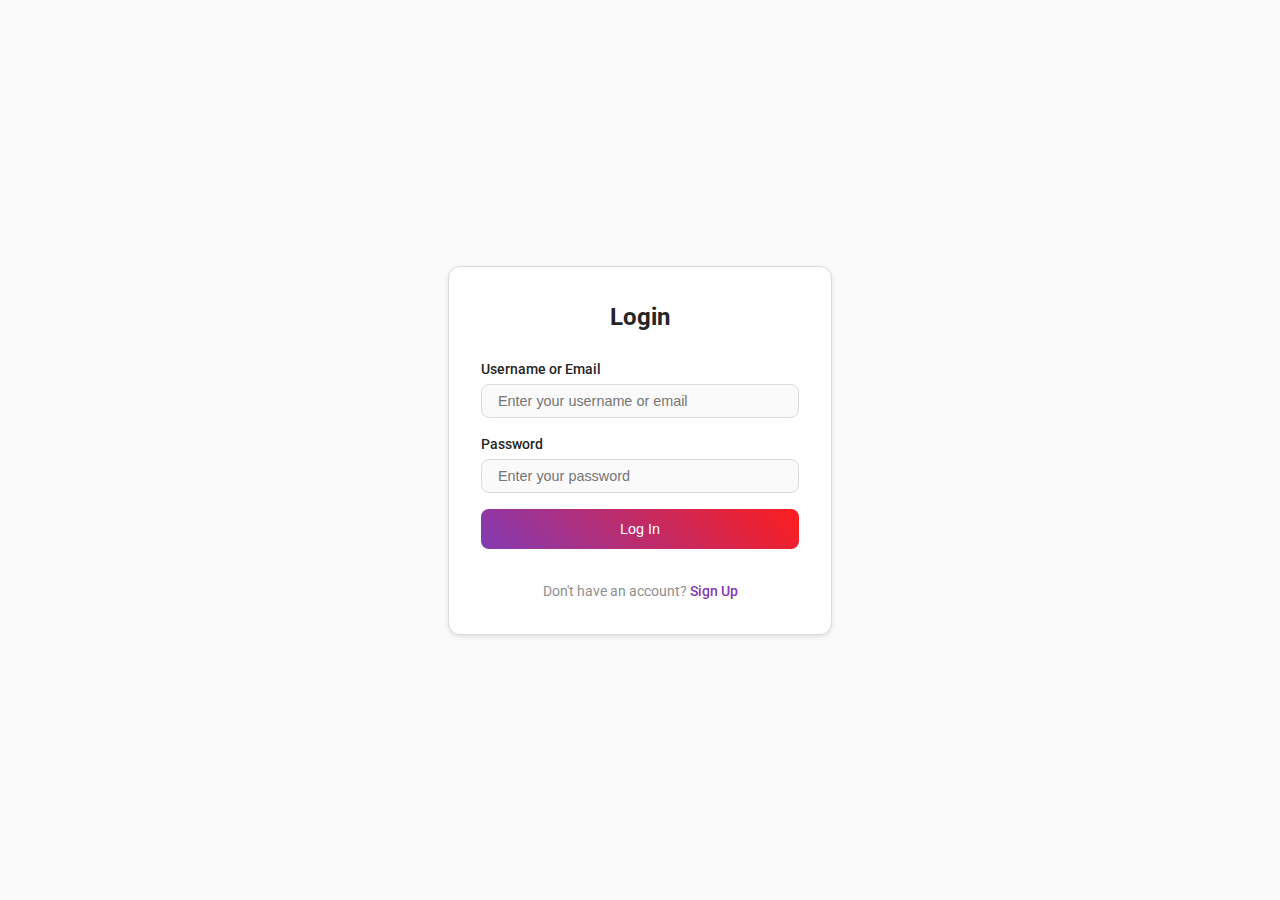
<file: login.html>
<!DOCTYPE html>
<html lang="en">
<head>
    <meta charset="UTF-8">
    <meta name="viewport" content="width=device-width, initial-scale=1.0">
    <title>Login - SNAP SHOP</title>
    <link rel="stylesheet" href="https://cdnjs.cloudflare.com/ajax/libs/font-awesome/5.15.3/css/all.min.css">
    <link href="https://fonts.googleapis.com/css2?family=Roboto:wght@400;500;700&display=swap" rel="stylesheet">
    <style>
        /* General Styles */
        * {
            margin: 0;
            padding: 0;
            box-sizing: border-box;
        }

        body {
            font-family: 'Roboto', sans-serif;
            background-color: #fafafa;
            color: #262626;
            line-height: 1.5;
            display: flex;
            justify-content: center;
            align-items: center;
            min-height: 100vh;
            padding: 20px;
        }

        /* Container */
        .container {
            max-width: 400px;
            width: 100%;
            padding: 0 1rem;
        }

        /* Auth Container */
        .auth-container {
            background-color: #ffffff;
            border: 1px solid #dbdbdb;
            border-radius: 12px;
            padding: 2rem;
            text-align: center;
            box-shadow: 0 2px 4px rgba(0, 0, 0, 0.1);
        }

        .section-title {
            font-size: 1.5rem;
            font-weight: 700;
            margin-bottom: 1.5rem;
            color: #262626;
        }

        /* Auth Form */
        .auth-form {
            display: flex;
            flex-direction: column;
            gap: 1rem;
        }

        .input-group {
            text-align: left;
        }

        .input-group label {
            font-size: 0.875rem;
            font-weight: 500;
            color: #262626;
            margin-bottom: 0.25rem;
            display: block;
        }

        .input-group input {
            width: 100%;
            padding: 0.5rem 1rem;
            border: 1px solid #dbdbdb;
            border-radius: 8px;
            font-size: 0.9rem;
            color: #262626;
            background-color: #fafafa;
            outline: none;
            transition: border-color 0.2s ease;
        }

        .input-group input:focus {
            border-color: #833ab4;
        }

        .btn {
            background: linear-gradient(45deg, #833ab4, #fd1d1d);
            color: #ffffff;
            border: none;
            padding: 0.75rem;
            border-radius: 8px;
            font-size: 0.9rem;
            font-weight: 500;
            cursor: pointer;
            transition: opacity 0.2s ease;
        }

        .btn:hover {
            opacity: 0.9;
        }

        .auth-link {
            margin-top: 1rem;
            font-size: 0.875rem;
            color: #8e8e8e;
        }

        .auth-link a {
            color: #833ab4;
            text-decoration: none;
            font-weight: 500;
        }

        .auth-link a:hover {
            text-decoration: underline;
        }

        /* Responsive Design */
        @media (min-width: 320px) {
            .container {
                padding: 0 0.5rem;
            }
            .section-title {
                font-size: 1.25rem;
            }
        }

        @media (min-width: 768px) {
            .section-title {
                font-size: 1.5rem;
            }
        }
    </style>
</head>
<body>
    <!-- Login Form -->
    <main class="container">
        <div class="auth-container">
            <h2 class="section-title">Login</h2>
            <form class="auth-form" id="login-form">
                <div class="input-group">
                    <label for="username">Username or Email</label>
                    <input type="text" id="username" placeholder="Enter your username or email" required>
                </div>
                <div class="input-group">
                    <label for="password">Password</label>
                    <input type="password" id="password" placeholder="Enter your password" required>
                </div>
                <button type="submit" class="btn">Log In</button>
                <p class="auth-link">Don't have an account? <a href="register.html">Sign Up</a></p>
            </form>
        </div>
    </main>

    <script>
        // Simple client-side redirect on form submission
        document.getElementById('login-form').addEventListener('submit', function(event) {
            event.preventDefault(); // Prevent default form submission
            // In a real app, you'd validate credentials here
            // For demo, redirect to index.html directly
            window.location.href = 'index.html';
        });
    </script>
</body>
</html>
</file>
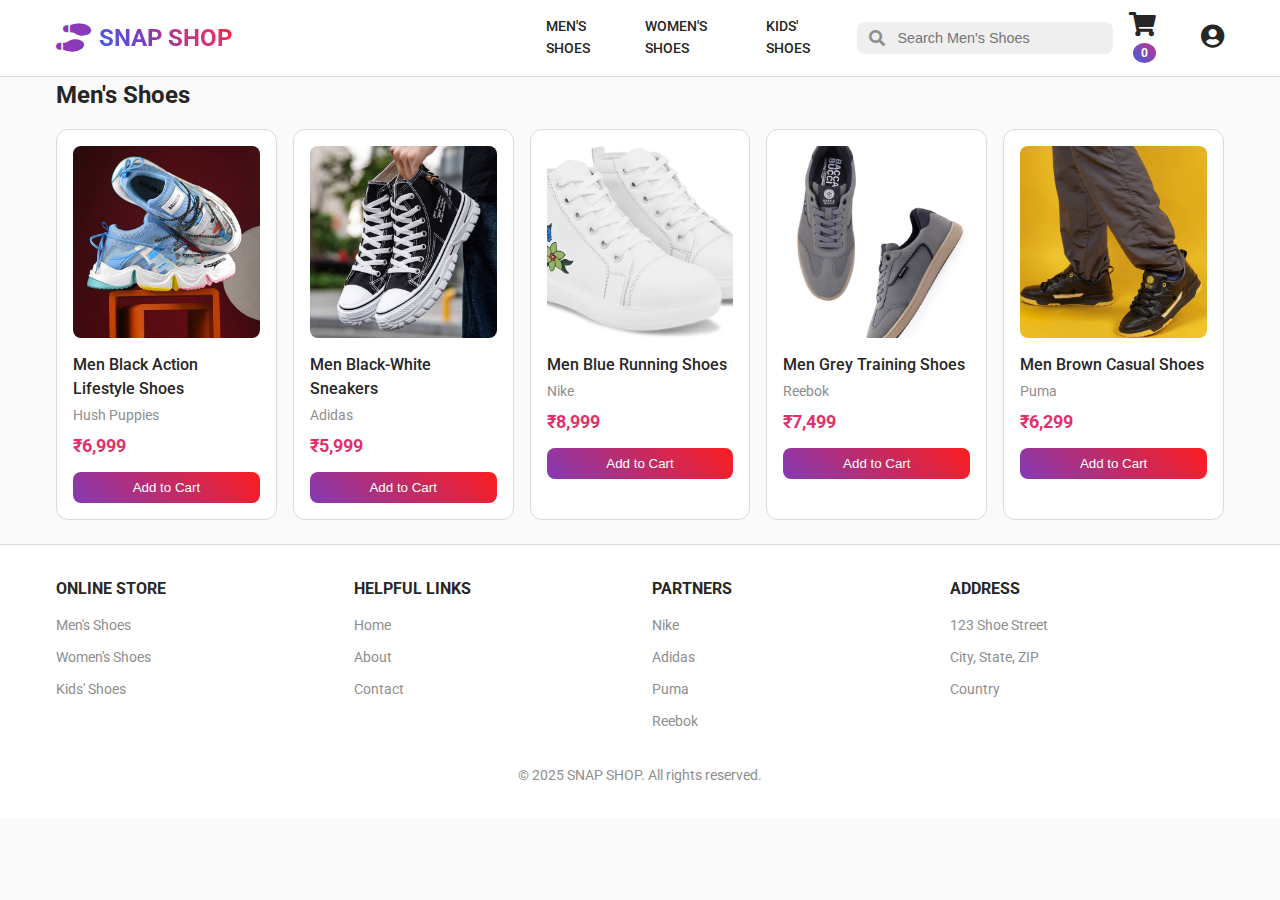
<file: mens-shoes.html>
<!DOCTYPE html>
<html lang="en">
<head>
    <meta charset="UTF-8">
    <meta name="viewport" content="width=device-width, initial-scale=1.0">
    <title>Men's Shoes - SNAP SHOP</title>
    <link rel="stylesheet" href="style.css">
    <link rel="stylesheet" href="https://cdnjs.cloudflare.com/ajax/libs/font-awesome/5.15.3/css/all.min.css">
    <link href="https://fonts.googleapis.com/css2?family=Roboto:wght@400;500;700&display=swap" rel="stylesheet">
</head>
<body>
    <!-- Header -->
    <header>
        <div class="container">
            <div class="logo">
                <i class="fas fa-shoe-prints"></i>
                <h1>SNAP SHOP</h1>
            </div>
            <div class="header-right">
                <a href="mens-shoes.html">MEN'S SHOES</a>
                <a href="womens-shoes.html">WOMEN'S SHOES</a>
                <a href="kids-shoes.html">KIDS' SHOES</a>
                <div class="search-container">
                    <input type="text" placeholder="Search Men's Shoes">
                    <i class="fas fa-search"></i>
                </div>
                <div>
                    <a href="cart.html"><i class="fas fa-shopping-cart icon"></i></a>
                    <span id="cart-count">0</span>
                </div>
                <a href="login.html"><i class="fas fa-user-circle icon"></i></a>
            </div>
        </div>
    </header>

    <!-- Main Content -->
    <main class="container">
        <section>
            <h2 class="section-title">Men's Shoes</h2>
            <div class="product-grid">
                <div class="product-card">
                    <img src="images/Snap Infinity.jpg" alt="Men Black Action Parkview Lifestyle Shoes">
                    <h3>Men Black Action Lifestyle Shoes</h3>
                    <p class="brand">Hush Puppies</p>
                    <p class="price">₹6,999</p>
                    <button class="add-to-cart">Add to Cart</button>
                </div>
                <div class="product-card">
                    <img src="images/Snap-sneaker.jpg" alt="Men White Sneakers">
                    <h3>Men Black-White Sneakers</h3>
                    <p class="brand">Adidas</p>
                    <p class="price">₹5,999</p>
                    <button class="add-to-cart">Add to Cart</button>
                </div>
                <div class="product-card">
                    <img src="images/Snap-E (2).jpg" alt="Men Blue Running Shoes">
                    <h3>Men Blue Running Shoes</h3>
                    <p class="brand">Nike</p>
                    <p class="price">₹8,999</p>
                    <button class="add-to-cart">Add to Cart</button>
                </div>
                <div class="product-card">
                    <img src="images/SNAP2.1.jpg" alt="Men Grey Training Shoes">
                    <h3>Men Grey Training Shoes</h3>
                    <p class="brand">Reebok</p>
                    <p class="price">₹7,499</p>
                    <button class="add-to-cart">Add to Cart</button>
                </div>
                <div class="product-card">
                    <img src="images/Snap2.0.jpg" alt="Men Brown Casual Shoes">
                    <h3>Men Brown Casual Shoes</h3>
                    <p class="brand">Puma</p>
                    <p class="price">₹6,299</p>
                    <button class="add-to-cart">Add to Cart</button>
                </div>
            </div>
        </section>
    </main>

    <!-- Footer -->
    <footer>
        <div class="footer-container container">
            <div class="footer-section">
                <h3>ONLINE STORE</h3>
                <ul>
                    <li><a href="mens-shoes.html">Men's Shoes</a></li>
                    <li><a href="womens-shoes.html">Women's Shoes</a></li>
                    <li><a href="kids-shoes.html">Kids' Shoes</a></li>
                </ul>
            </div>
            <div class="footer-section">
                <h3>HELPFUL LINKS</h3>
                <ul>
                    <li><a href="index.html">Home</a></li>
                    <li><a href="about.html">About</a></li>
                    <li><a href="#">Contact</a></li>
                </ul>
            </div>
            <div class="footer-section">
                <h3>PARTNERS</h3>
                <ul>
                    <li><a href="#">Nike</a></li>
                    <li><a href="#">Adidas</a></li>
                    <li><a href="#">Puma</a></li>
                    <li><a href="#">Reebok</a></li>
                </ul>
            </div>
            <div class="footer-section">
                <h3>ADDRESS</h3>
                <ul>
                    <li><a href="#">123 Shoe Street</a></li>
                    <li><a href="#">City, State, ZIP</a></li>
                    <li><a href="#">Country</a></li>
                </ul>
            </div>
        </div>
        <div class="footer-bottom">
            <p>© 2025 SNAP SHOP. All rights reserved.</p>
        </div>
    </footer>
    <script src="script.js"></script>
</body>
</html>
</file>
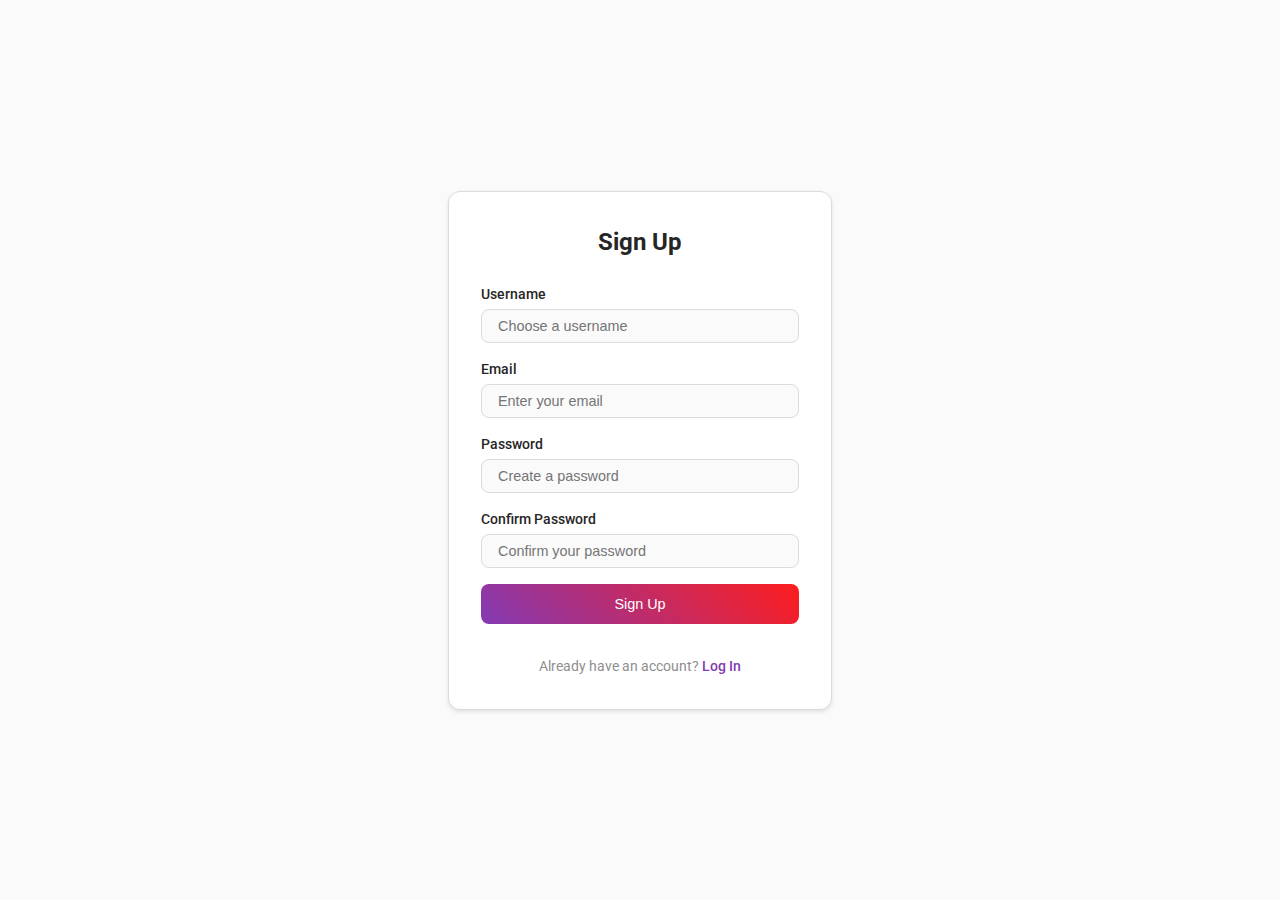
<file: register.html>
<!DOCTYPE html>
<html lang="en">
<head>
    <meta charset="UTF-8">
    <meta name="viewport" content="width=device-width, initial-scale=1.0">
    <title>Register - SNAP SHOP</title>
    <link rel="stylesheet" href="https://cdnjs.cloudflare.com/ajax/libs/font-awesome/5.15.3/css/all.min.css">
    <link href="https://fonts.googleapis.com/css2?family=Roboto:wght@400;500;700&display=swap" rel="stylesheet">
    <style>
        /* General Styles */
        * {
            margin: 0;
            padding: 0;
            box-sizing: border-box;
        }

        body {
            font-family: 'Roboto', sans-serif;
            background-color: #fafafa;
            color: #262626;
            line-height: 1.5;
            display: flex;
            justify-content: center;
            align-items: center;
            min-height: 100vh;
            padding: 20px;
        }

        /* Container */
        .container {
            max-width: 400px;
            width: 100%;
            padding: 0 1rem;
        }

        /* Auth Container */
        .auth-container {
            background-color: #ffffff;
            border: 1px solid #dbdbdb;
            border-radius: 12px;
            padding: 2rem;
            text-align: center;
            box-shadow: 0 2px 4px rgba(0, 0, 0, 0.1);
        }

        .section-title {
            font-size: 1.5rem;
            font-weight: 700;
            margin-bottom: 1.5rem;
            color: #262626;
        }

        /* Auth Form */
        .auth-form {
            display: flex;
            flex-direction: column;
            gap: 1rem;
        }

        .input-group {
            text-align: left;
        }

        .input-group label {
            font-size: 0.875rem;
            font-weight: 500;
            color: #262626;
            margin-bottom: 0.25rem;
            display: block;
        }

        .input-group input {
            width: 100%;
            padding: 0.5rem 1rem;
            border: 1px solid #dbdbdb;
            border-radius: 8px;
            font-size: 0.9rem;
            color: #262626;
            background-color: #fafafa;
            outline: none;
            transition: border-color 0.2s ease;
        }

        .input-group input:focus {
            border-color: #833ab4;
        }

        .btn {
            background: linear-gradient(45deg, #833ab4, #fd1d1d);
            color: #ffffff;
            border: none;
            padding: 0.75rem;
            border-radius: 8px;
            font-size: 0.9rem;
            font-weight: 500;
            cursor: pointer;
            transition: opacity 0.2s ease;
        }

        .btn:hover {
            opacity: 0.9;
        }

        .auth-link {
            margin-top: 1rem;
            font-size: 0.875rem;
            color: #8e8e8e;
        }

        .auth-link a {
            color: #833ab4;
            text-decoration: none;
            font-weight: 500;
        }

        .auth-link a:hover {
            text-decoration: underline;
        }

        /* Responsive Design */
        @media (min-width: 320px) {
            .container {
                padding: 0 0.5rem;
            }
            .section-title {
                font-size: 1.25rem;
            }
        }

        @media (min-width: 768px) {
            .section-title {
                font-size: 1.5rem;
            }
        }
    </style>
</head>
<body>
    <!-- Registration Form -->
    <main class="container">
        <div class="auth-container">
            <h2 class="section-title">Sign Up</h2>
            <form class="auth-form" id="register-form">
                <div class="input-group">
                    <label for="username">Username</label>
                    <input type="text" id="username" placeholder="Choose a username" required>
                </div>
                <div class="input-group">
                    <label for="email">Email</label>
                    <input type="email" id="email" placeholder="Enter your email" required>
                </div>
                <div class="input-group">
                    <label for="password">Password</label>
                    <input type="password" id="password" placeholder="Create a password" required>
                </div>
                <div class="input-group">
                    <label for="confirm-password">Confirm Password</label>
                    <input type="password" id="confirm-password" placeholder="Confirm your password" required>
                </div>
                <button type="submit" class="btn">Sign Up</button>
                <p class="auth-link">Already have an account? <a href="login.html">Log In</a></p>
            </form>
        </div>
    </main>

    <script>
        // Simple client-side redirect on form submission
        document.getElementById('register-form').addEventListener('submit', function(event) {
            event.preventDefault(); // Prevent default form submission

            // Basic validation: check if passwords match
            const password = document.getElementById('password').value;
            const confirmPassword = document.getElementById('confirm-password').value;

            if (password !== confirmPassword) {
                alert('Passwords do not match. Please try again.');
                return;
            }

            // In a real app, you'd save user data to a backend here
            // For demo, redirect to login.html
            window.location.href = 'login.html';
        });
    </script>
</body>
</html>
</file>
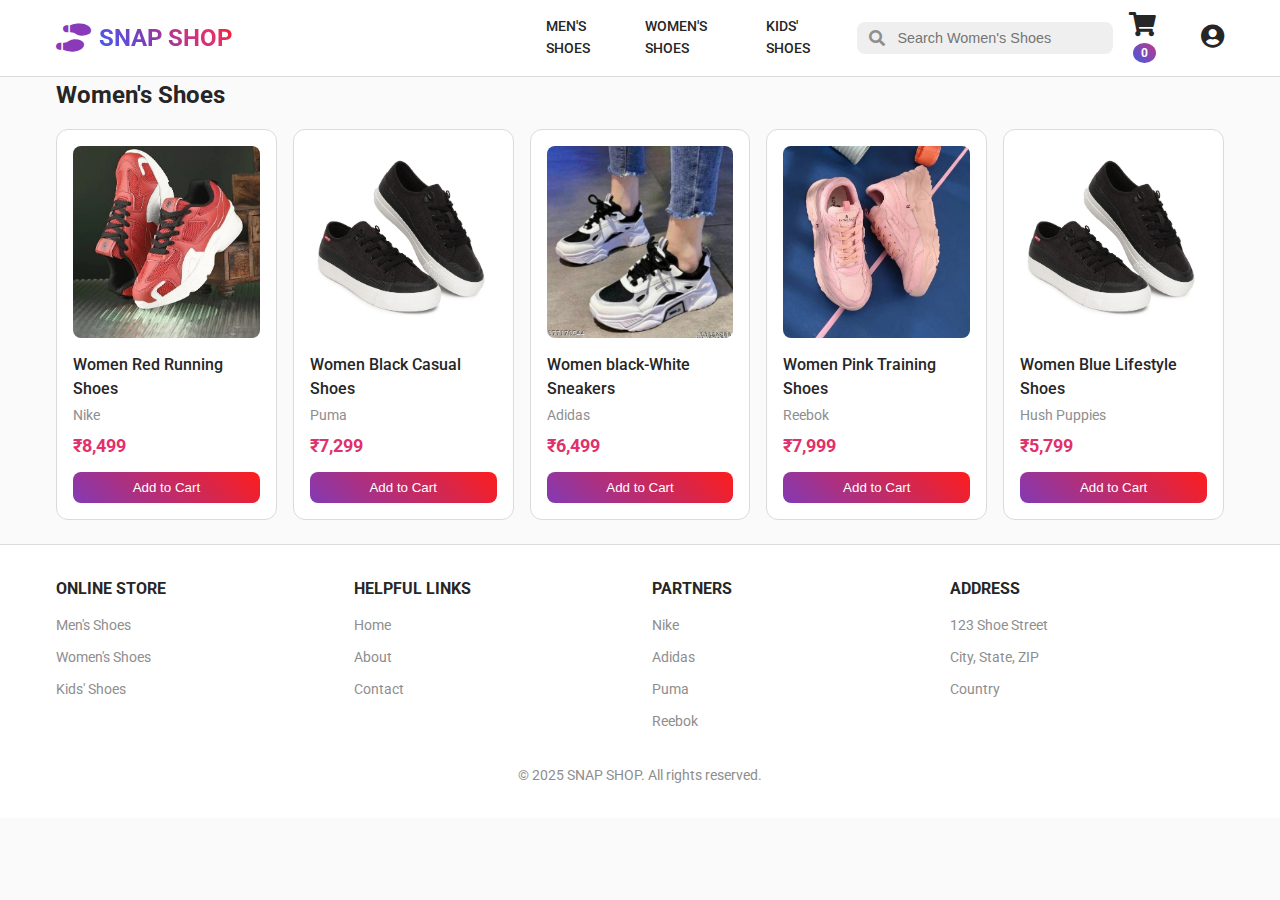
<file: womens-shoes.html>
<!DOCTYPE html>
<html lang="en">
<head>
    <meta charset="UTF-8">
    <meta name="viewport" content="width=device-width, initial-scale=1.0">
    <title>Women's Shoes - SNAP SHOP</title>
    <link rel="stylesheet" href="style.css">
    <link rel="stylesheet" href="https://cdnjs.cloudflare.com/ajax/libs/font-awesome/5.15.3/css/all.min.css">
    <link href="https://fonts.googleapis.com/css2?family=Roboto:wght@400;500;700&display=swap" rel="stylesheet">
</head>
<body>
    <!-- Header -->
    <header>
        <div class="container">
            <div class="logo">
                <i class="fas fa-shoe-prints"></i>
                <h1>SNAP SHOP</h1>
            </div>
            <div class="header-right">
                <a href="mens-shoes.html">MEN'S SHOES</a>
                <a href="womens-shoes.html">WOMEN'S SHOES</a>
                <a href="kids-shoes.html">KIDS' SHOES</a>
                <div class="search-container">
                    <input type="text" placeholder="Search Women's Shoes">
                    <i class="fas fa-search"></i>
                </div>
                <div>
                    <a href="cart.html"><i class="fas fa-shopping-cart icon"></i></a>
                    <span id="cart-count">0</span>
                </div>
                <a href="login.html"><i class="fas fa-user-circle icon"></i></a>
            </div>
        </div>
    </header>

    <!-- Main Content -->
    <main class="container">
        <section>
            <h2 class="section-title">Women's Shoes</h2>
            <div class="product-grid">
                <div class="product-card">
                    <img src="images/shopping1.jpg" alt="Women Red Running Shoes">
                    <h3>Women Red Running Shoes</h3>
                    <p class="brand">Nike</p>
                    <p class="price">₹8,499</p>
                    <button class="add-to-cart">Add to Cart</button>
                </div>
                <div class="product-card">
                    <img src="images/women1.jpg" alt="Women Black Casual Shoes">
                    <h3>Women Black Casual Shoes</h3>
                    <p class="brand">Puma</p>
                    <p class="price">₹7,299</p>
                    <button class="add-to-cart">Add to Cart</button>
                </div>
                <div class="product-card">
                    <img src="images/women.jpg" alt="Women White Sneakers">
                    <h3>Women black-White Sneakers</h3>
                    <p class="brand">Adidas</p>
                    <p class="price">₹6,499</p>
                    <button class="add-to-cart">Add to Cart</button>
                </div>
                <div class="product-card">
                    <img src="images/shopping.jpg" alt="Women Pink Training Shoes">
                    <h3>Women Pink Training Shoes</h3>
                    <p class="brand">Reebok</p>
                    <p class="price">₹7,999</p>
                    <button class="add-to-cart">Add to Cart</button>
                </div>
                <div class="product-card">
                    <img src="images/women1.jpg" alt="Women Blue Lifestyle Shoes">
                    <h3>Women Blue Lifestyle Shoes</h3>
                    <p class="brand">Hush Puppies</p>
                    <p class="price">₹5,799</p>
                    <button class="add-to-cart">Add to Cart</button>
                </div>
            </div>
        </section>
    </main>

    <!-- Footer -->
    <footer>
        <div class="footer-container container">
            <div class="footer-section">
                <h3>ONLINE STORE</h3>
                <ul>
                    <li><a href="mens-shoes.html">Men's Shoes</a></li>
                    <li><a href="womens-shoes.html">Women's Shoes</a></li>
                    <li><a href="kids-shoes.html">Kids' Shoes</a></li>
                </ul>
            </div>
            <div class="footer-section">
                <h3>HELPFUL LINKS</h3>
                <ul>
                    <li><a href="index.html">Home</a></li>
                    <li><a href="about.html">About</a></li>
                    <li><a href="#">Contact</a></li>
                </ul>
            </div>
            <div class="footer-section">
                <h3>PARTNERS</h3>
                <ul>
                    <li><a href="#">Nike</a></li>
                    <li><a href="#">Adidas</a></li>
                    <li><a href="#">Puma</a></li>
                    <li><a href="#">Reebok</a></li>
                </ul>
            </div>
            <div class="footer-section">
                <h3>ADDRESS</h3>
                <ul>
                    <li><a href="#">123 Shoe Street</a></li>
                    <li><a href="#">City, State, ZIP</a></li>
                    <li><a href="#">Country</a></li>
                </ul>
            </div>
        </div>
        <div class="footer-bottom">
            <p>© 2025 SNAP SHOP. All rights reserved.</p>
        </div>
    </footer>
    <script src="script.js"></script>
</body>
</html>
</file>
<file: style.css>
/* General Styles */
* {
    margin: 0;
    padding: 0;
    box-sizing: border-box;
}

body {
    font-family: 'Roboto', sans-serif; /* Instagram uses a clean sans-serif font */
    background-color: #fafafa; /* Instagram's light gray background */
    color: #262626; /* Instagram's dark text color */
    line-height: 1.5;
}

/* Container */
.container {
    max-width: 1200px;
    margin: 0 auto;
    padding: 0 1rem;
}

/* Header */
header {
    background-color: #ffffff;
    border-bottom: 1px solid #dbdbdb; /* Instagram’s subtle border */
    padding: 0.75rem 0;
    position: sticky;
    top: 0;
    z-index: 1000;
}

header .container {
    display: flex;
    align-items: center;
    justify-content: space-between;
    flex-wrap: wrap;
}

.logo-link {
    text-decoration: none;
    color: inherit;
}

.logo {
    display: flex;
    align-items: center;
    transition: opacity 0.2s ease;
}

.logo:hover {
    opacity: 0.8; /* Subtle hover effect */
}

.logo i {
    color: #8a3ab9; /* Instagram gradient-inspired purple */
    font-size: 1.75rem;
}

.logo h1 {
    font-size: 1.5rem;
    font-weight: 700;
    margin-left: 0.5rem;
    background: linear-gradient(45deg, #405de6, #5851db, #833ab4, #c13584, #e1306c, #fd1d1d); /* Instagram gradient */
    -webkit-background-clip: text;
    -webkit-text-fill-color: transparent;
}

.header-right {
    display: flex;
    align-items: center;
    gap: 1rem;
}

.header-right a {
    color: #262626;
    text-decoration: none;
    font-size: 0.9rem;
    font-weight: 500;
}

.header-right a:hover {
    color: #8a3ab9; /* Purple hover effect */
}

.search-container {
    position: relative;
    width: 100%;
    max-width: 16rem;
    background-color: #efefef; /* Instagram’s light gray input */
    border-radius: 8px;
    display: flex;
    align-items: center;
}

.search-container input {
    border: none;
    background: transparent;
    padding: 0.5rem 1rem 0.5rem 2.5rem;
    width: 100%;
    font-size: 0.9rem;
    outline: none;
}

.search-container i {
    position: absolute;
    left: 0.75rem;
    top: 50%;
    transform: translateY(-50%);
    color: #8e8e8e; /* Instagram’s gray icons */
}

.header-right .icon {
    color: #262626;
    font-size: 1.5rem;
    cursor: pointer;
}

.header-right .icon:hover {
    color: #8a3ab9;
}

#cart-count {
    background: linear-gradient(45deg, #405de6, #c13584); /* Instagram gradient */
    color: #ffffff;
    border-radius: 50%;
    padding: 0.2rem 0.5rem;
    font-size: 0.75rem;
    margin-left: 0.25rem;
    font-weight: bold;
}

/* Main Content */
main {
    margin-top: 1rem;
    padding-bottom: 2rem;
}

section {
    margin-bottom: 1.5rem;
}

.banner {
    width: 100%;
    height: auto;
    border-radius: 12px;
    box-shadow: 0 2px 4px rgba(0, 0, 0, 0.1);
}

.section-title {
    font-size: 1.5rem;
    font-weight: 700;
    margin-bottom: 1rem;
    color: #262626;
    text-align: left;
}

.product-grid {
    display: grid;
    grid-template-columns: 1fr;
    gap: 1rem;
}

.product-card {
    background-color: #ffffff;
    border: 1px solid #dbdbdb;
    border-radius: 12px;
    padding: 1rem;
    text-align: left;
    transition: box-shadow 0.2s ease;
}

.product-card:hover {
    box-shadow: 0 4px 12px rgba(0, 0, 0, 0.1);
}

.product-card img {
    width: 100%;
    height: 12rem;
    object-fit: cover; /* Instagram emphasizes visuals */
    border-radius: 8px;
}

.product-card h3 {
    font-size: 1rem;
    font-weight: 500;
    margin-top: 0.5rem;
    color: #262626;
}

.product-card .brand {
    color: #8e8e8e;
    font-size: 0.85rem;
    margin-top: 0.25rem;
}

.product-card .price {
    color: #e1306c; /* Instagram pink for prices */
    font-weight: 700;
    font-size: 1.1rem;
    margin-top: 0.5rem;
}

.product-card button {
    background: linear-gradient(45deg, #833ab4, #fd1d1d); /* Instagram gradient */
    color: #ffffff;
    border: none;
    padding: 0.5rem 1rem;
    border-radius: 8px;
    cursor: pointer;
    margin-top: 0.75rem;
    width: 100%;
    font-weight: 500;
    transition: opacity 0.2s ease;
}

.product-card button:hover {
    opacity: 0.9;
}

/* Footer */
footer {
    background-color: #ffffff;
    border-top: 1px solid #dbdbdb;
    color: #262626;
    padding: 2rem 0;
}

.footer-container {
    display: grid;
    grid-template-columns: 1fr;
    gap: 1.5rem;
}

.footer-section h3 {
    font-size: 1rem;
    font-weight: 700;
    margin-bottom: 0.75rem;
    color: #262626;
}

.footer-section ul {
    list-style: none;
}

.footer-section li {
    margin-bottom: 0.5rem;
}

.footer-section a {
    color: #8e8e8e;
    text-decoration: none;
    font-size: 0.875rem;
}

.footer-section a:hover {
    color: #833ab4; /* Purple hover */
}

.footer-bottom {
    text-align: center;
    margin-top: 1.5rem;
    color: #8e8e8e;
    font-size: 0.875rem;
}

/* Responsive Design */

/* Small devices (mobile, 320px and up) */
@media (min-width: 320px) {
    .container {
        padding: 0 0.5rem;
    }
    .logo h1 {
        font-size: 1.25rem;
    }
    .search-container {
        max-width: 12rem;
    }
    .section-title {
        font-size: 1.25rem;
    }
}

/* Medium devices (tablets, 640px and up) */
@media (min-width: 640px) {
    .product-grid {
        grid-template-columns: repeat(2, 1fr);
    }
    .search-container {
        max-width: 16rem;
    }
}

/* Large devices (laptops, 768px and up) */
@media (min-width: 768px) {
    .product-grid {
        grid-template-columns: repeat(3, 1fr);
    }
    .footer-container {
        grid-template-columns: repeat(2, 1fr);
    }
    .logo h1 {
        font-size: 1.5rem;
    }
    .section-title {
        font-size: 1.5rem;
    }
}

/* Extra large devices (large laptops/desktops, 1024px and up) */
@media (min-width: 1024px) {
    .product-grid {
        grid-template-columns: repeat(4, 1fr);
    }
    .footer-container {
        grid-template-columns: repeat(4, 1fr);
    }
    .container {
        padding: 0 1rem;
    }
}

/* Very large screens (1200px and up) */
@media (min-width: 1200px) {
    .product-grid {
        grid-template-columns: repeat(5, 1fr);
    }
}
</file>
